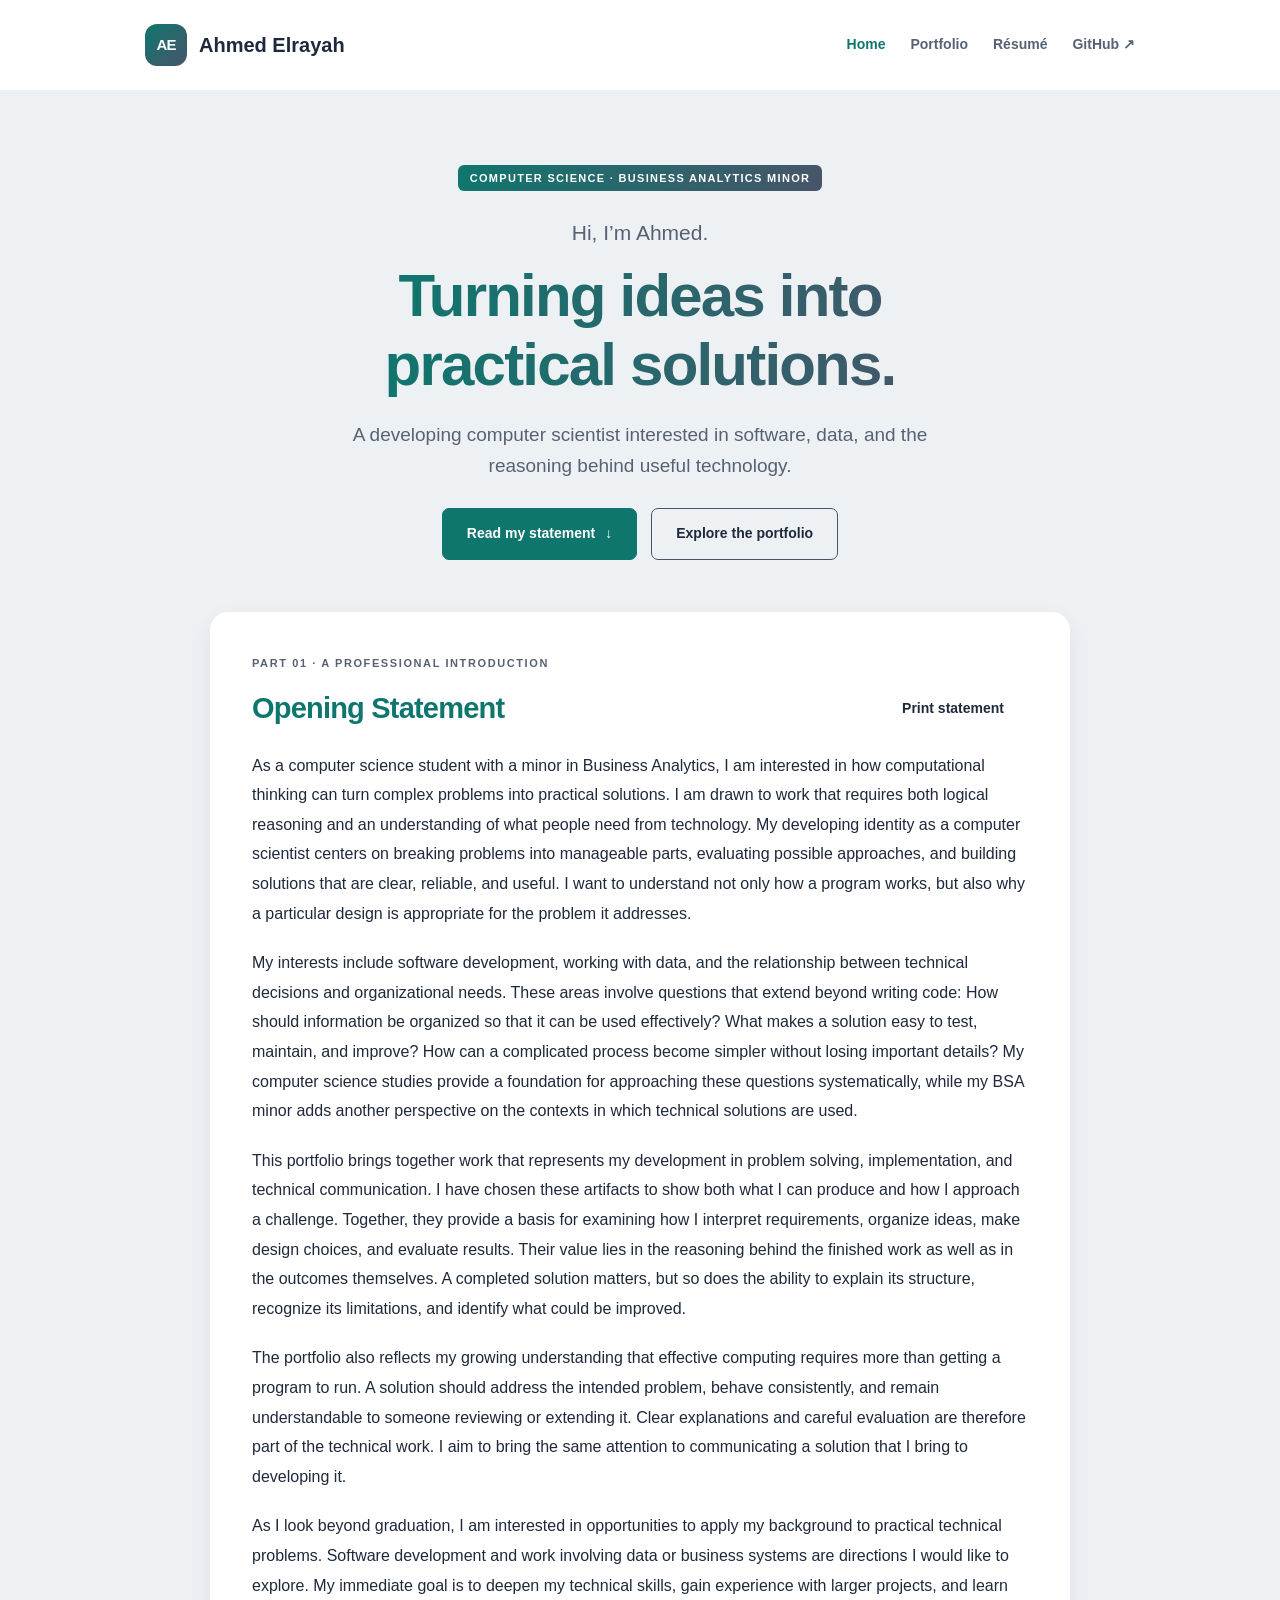
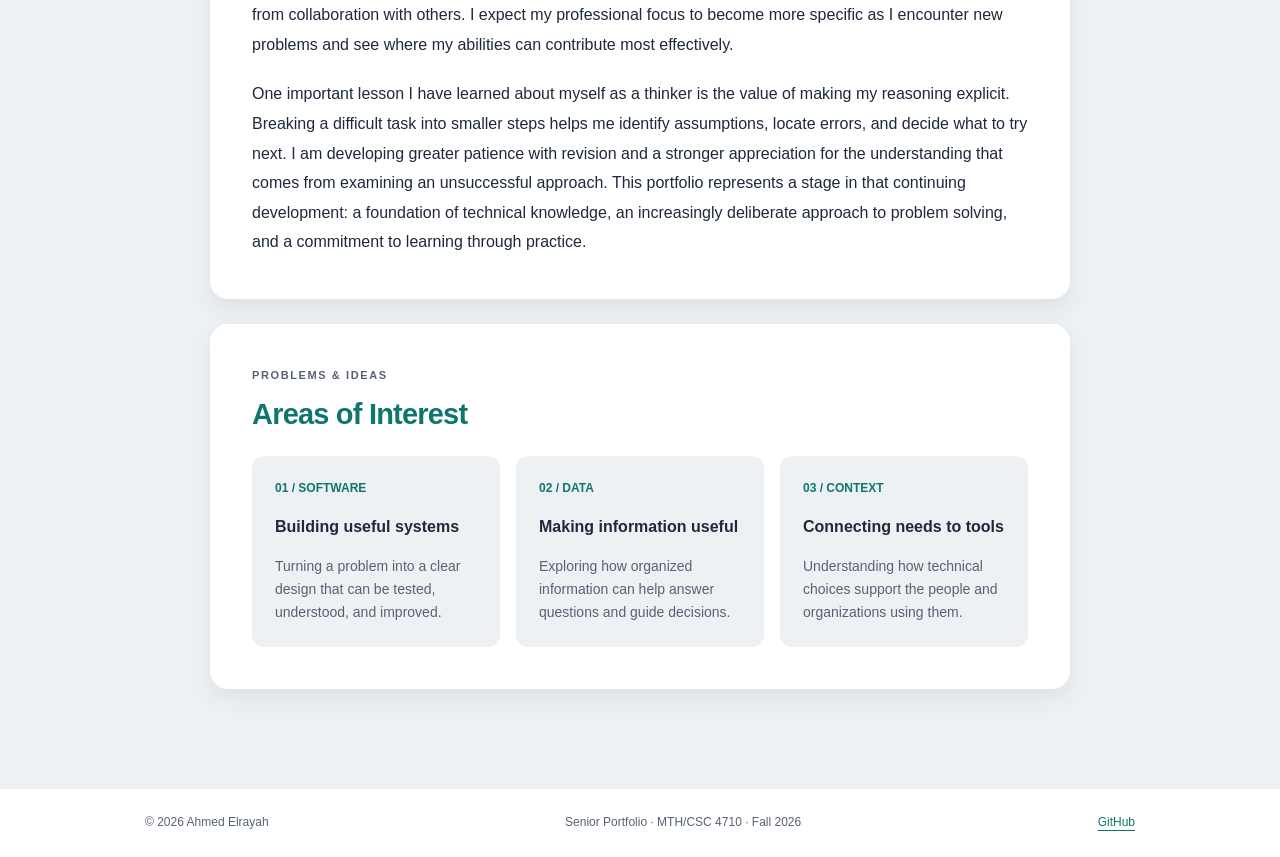
<file: index.html>
<!doctype html>
<html lang="en"><head><meta charset="utf-8"><meta name="viewport" content="width=device-width, initial-scale=1"><meta name="description" content="Ahmed Elrayah’s senior portfolio: computer science, a minor in Business Analytics, and a developing approach to practical problem solving."><meta name="theme-color" content="#0f766e"><title>Senior Portfolio | Ahmed Elrayah</title><link rel="stylesheet" href="styles.css?v=teal-2"><script src="site.js" defer></script></head>
<body><a class="skip" href="#main">Skip to content</a><header><nav class="nav" aria-label="Main navigation"><a class="brand" href="index.html"><span class="monogram" aria-hidden="true">AE</span><span>Ahmed Elrayah</span></a><button class="menu-toggle" aria-label="Toggle navigation" aria-controls="navigation" aria-expanded="false">☰</button><div class="navlinks" id="navigation"><a href="index.html" aria-current="page">Home</a><a href="projects.html">Portfolio</a><a href="resume.html">Résumé</a><a href="https://github.com/AhmedElrayah">GitHub ↗</a></div></nav></header><main id="main"><section class="intro" aria-labelledby="intro-title"><span class="badge">Computer Science · Business Analytics Minor</span><p class="eyebrow">Hi, I’m Ahmed.</p><h1 id="intro-title" class="gradient">Turning ideas into<br>practical solutions.</h1><p class="summary">A developing computer scientist interested in software, data, and the reasoning behind useful technology.</p><div class="actions"><a class="button" href="#statement">Read my statement <span aria-hidden="true">↓</span></a><a class="button secondary" href="projects.html">Explore the portfolio</a></div></section>
<section class="card statement" id="statement" aria-labelledby="statement-title"><div class="section-label">Part 01 · A professional introduction</div><div class="section-top"><h2 id="statement-title">Opening Statement</h2><button class="button secondary print-button" data-print-statement>Print statement</button></div><p>As a computer science student with a minor in Business Analytics, I am interested in how computational thinking can turn complex problems into practical solutions. I am drawn to work that requires both logical reasoning and an understanding of what people need from technology. My developing identity as a computer scientist centers on breaking problems into manageable parts, evaluating possible approaches, and building solutions that are clear, reliable, and useful. I want to understand not only how a program works, but also why a particular design is appropriate for the problem it addresses.</p><p>My interests include software development, working with data, and the relationship between technical decisions and organizational needs. These areas involve questions that extend beyond writing code: How should information be organized so that it can be used effectively? What makes a solution easy to test, maintain, and improve? How can a complicated process become simpler without losing important details? My computer science studies provide a foundation for approaching these questions systematically, while my BSA minor adds another perspective on the contexts in which technical solutions are used.</p><p>This portfolio brings together work that represents my development in problem solving, implementation, and technical communication. I have chosen these artifacts to show both what I can produce and how I approach a challenge. Together, they provide a basis for examining how I interpret requirements, organize ideas, make design choices, and evaluate results. Their value lies in the reasoning behind the finished work as well as in the outcomes themselves. A completed solution matters, but so does the ability to explain its structure, recognize its limitations, and identify what could be improved.</p><p>The portfolio also reflects my growing understanding that effective computing requires more than getting a program to run. A solution should address the intended problem, behave consistently, and remain understandable to someone reviewing or extending it. Clear explanations and careful evaluation are therefore part of the technical work. I aim to bring the same attention to communicating a solution that I bring to developing it.</p><p>As I look beyond graduation, I am interested in opportunities to apply my background to practical technical problems. Software development and work involving data or business systems are directions I would like to explore. My immediate goal is to deepen my technical skills, gain experience with larger projects, and learn from collaboration with others. I expect my professional focus to become more specific as I encounter new problems and see where my abilities can contribute most effectively.</p><p>One important lesson I have learned about myself as a thinker is the value of making my reasoning explicit. Breaking a difficult task into smaller steps helps me identify assumptions, locate errors, and decide what to try next. I am developing greater patience with revision and a stronger appreciation for the understanding that comes from examining an unsuccessful approach. This portfolio represents a stage in that continuing development: a foundation of technical knowledge, an increasingly deliberate approach to problem solving, and a commitment to learning through practice.</p></section>
<section class="card" aria-labelledby="focus-title"><div class="section-label">Problems &amp; ideas</div><h2 id="focus-title">Areas of Interest</h2><div class="focus-grid"><div class="focus-item"><span class="index">01 / SOFTWARE</span><h3>Building useful systems</h3><p>Turning a problem into a clear design that can be tested, understood, and improved.</p></div><div class="focus-item"><span class="index">02 / DATA</span><h3>Making information useful</h3><p>Exploring how organized information can help answer questions and guide decisions.</p></div><div class="focus-item"><span class="index">03 / CONTEXT</span><h3>Connecting needs to tools</h3><p>Understanding how technical choices support the people and organizations using them.</p></div></div></section></main><footer><div class="footer-inner"><span>© 2026 Ahmed Elrayah</span><span>Senior Portfolio · MTH/CSC 4710 · Fall 2026</span><a href="https://github.com/AhmedElrayah">GitHub</a></div></footer></body></html>
</file>
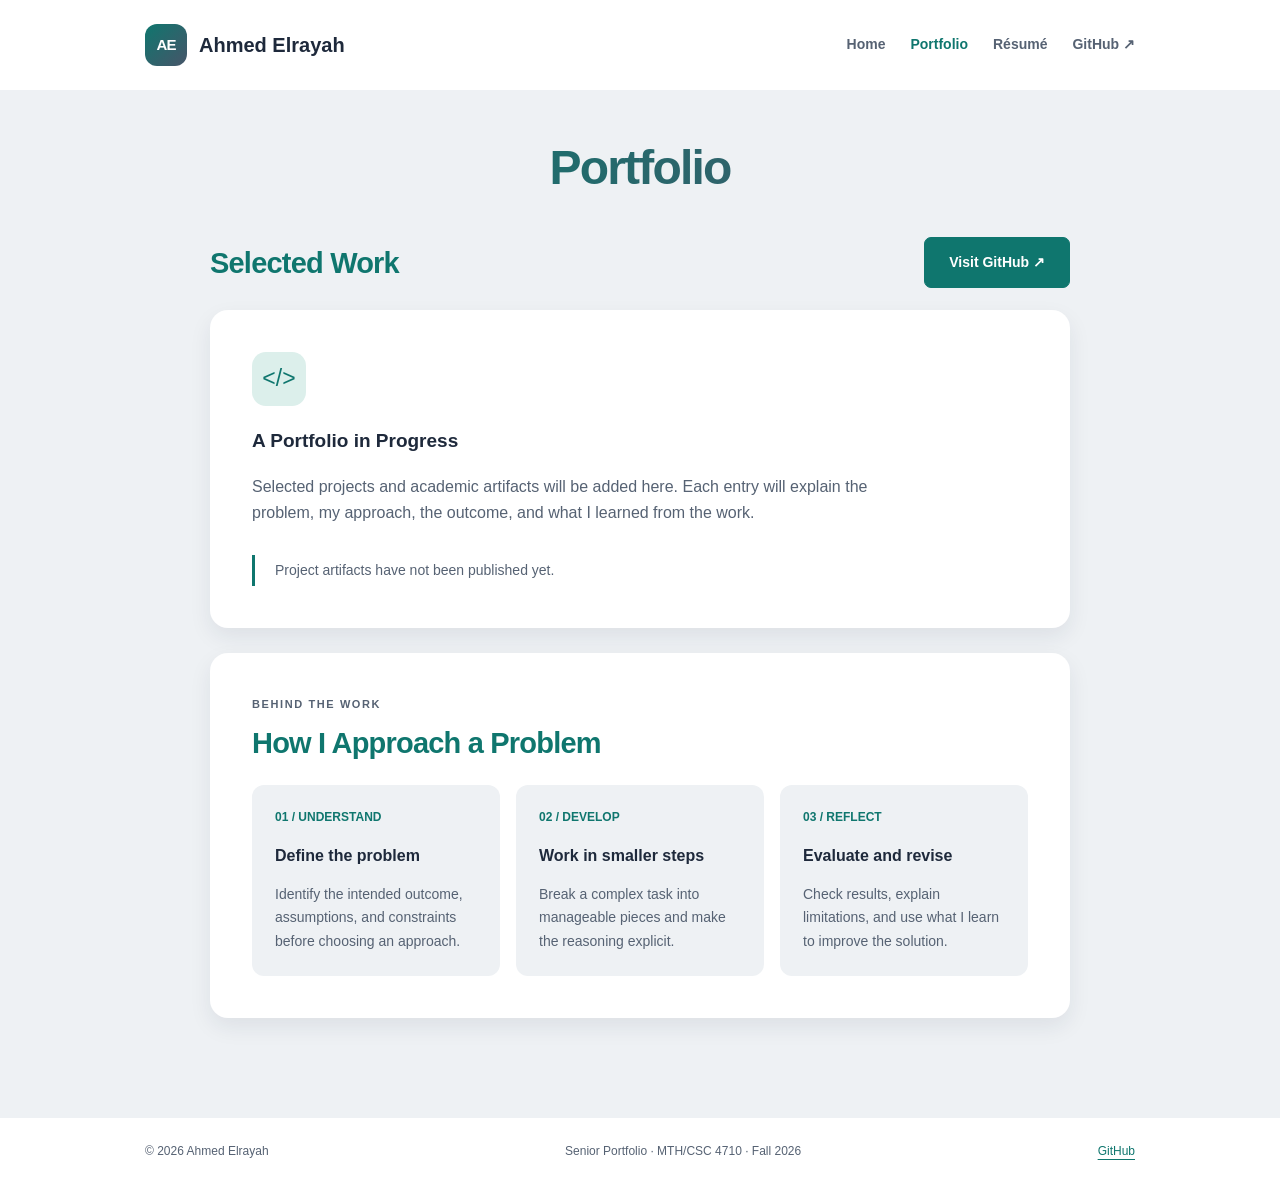
<file: projects.html>
<!doctype html>
<html lang="en"><head><meta charset="utf-8"><meta name="viewport" content="width=device-width, initial-scale=1"><meta name="description" content="Ahmed Elrayah’s senior portfolio: computer science, a minor in Business Analytics, and a developing approach to practical problem solving."><meta name="theme-color" content="#0f766e"><title>Portfolio | Ahmed Elrayah</title><link rel="stylesheet" href="styles.css?v=teal-2"><script src="site.js" defer></script></head>
<body><a class="skip" href="#main">Skip to content</a><header><nav class="nav" aria-label="Main navigation"><a class="brand" href="index.html"><span class="monogram" aria-hidden="true">AE</span><span>Ahmed Elrayah</span></a><button class="menu-toggle" aria-label="Toggle navigation" aria-controls="navigation" aria-expanded="false">☰</button><div class="navlinks" id="navigation"><a href="index.html">Home</a><a href="projects.html" aria-current="page">Portfolio</a><a href="resume.html">Résumé</a><a href="https://github.com/AhmedElrayah">GitHub ↗</a></div></nav></header><main id="main"><h1 class="page-title gradient">Portfolio</h1><div class="section-top"><h2>Selected Work</h2><a class="button" href="https://github.com/AhmedElrayah">Visit GitHub ↗</a></div><section class="card" aria-labelledby="work-title"><div class="empty-icon" aria-hidden="true">&lt;/&gt;</div><h3 id="work-title">A Portfolio in Progress</h3><p class="muted project-note">Selected projects and academic artifacts will be added here. Each entry will explain the problem, my approach, the outcome, and what I learned from the work.</p><p class="notice">Project artifacts have not been published yet.</p></section><section class="card" aria-labelledby="approach-title"><div class="section-label">Behind the work</div><h2 id="approach-title">How I Approach a Problem</h2><div class="focus-grid"><div class="focus-item"><span class="index">01 / UNDERSTAND</span><h3>Define the problem</h3><p>Identify the intended outcome, assumptions, and constraints before choosing an approach.</p></div><div class="focus-item"><span class="index">02 / DEVELOP</span><h3>Work in smaller steps</h3><p>Break a complex task into manageable pieces and make the reasoning explicit.</p></div><div class="focus-item"><span class="index">03 / REFLECT</span><h3>Evaluate and revise</h3><p>Check results, explain limitations, and use what I learn to improve the solution.</p></div></div></section></main><footer><div class="footer-inner"><span>© 2026 Ahmed Elrayah</span><span>Senior Portfolio · MTH/CSC 4710 · Fall 2026</span><a href="https://github.com/AhmedElrayah">GitHub</a></div></footer></body></html>
</file>
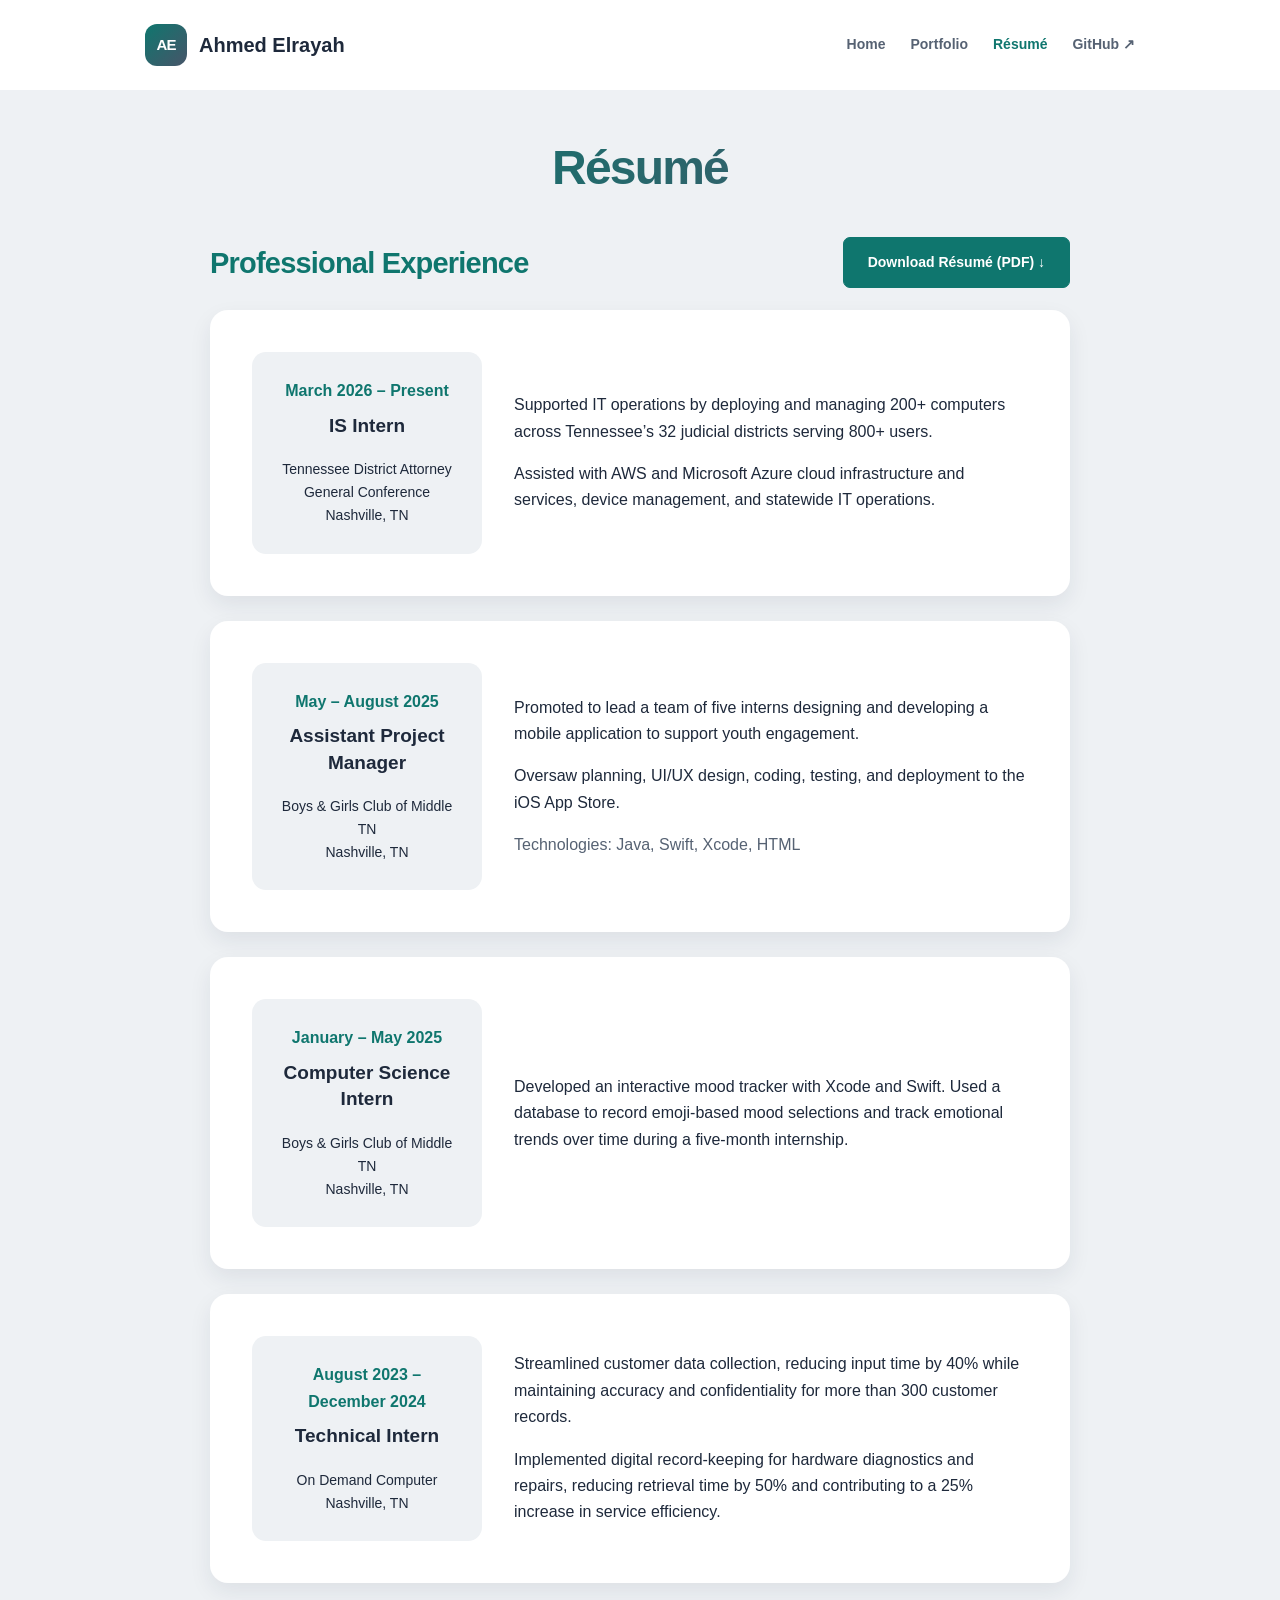
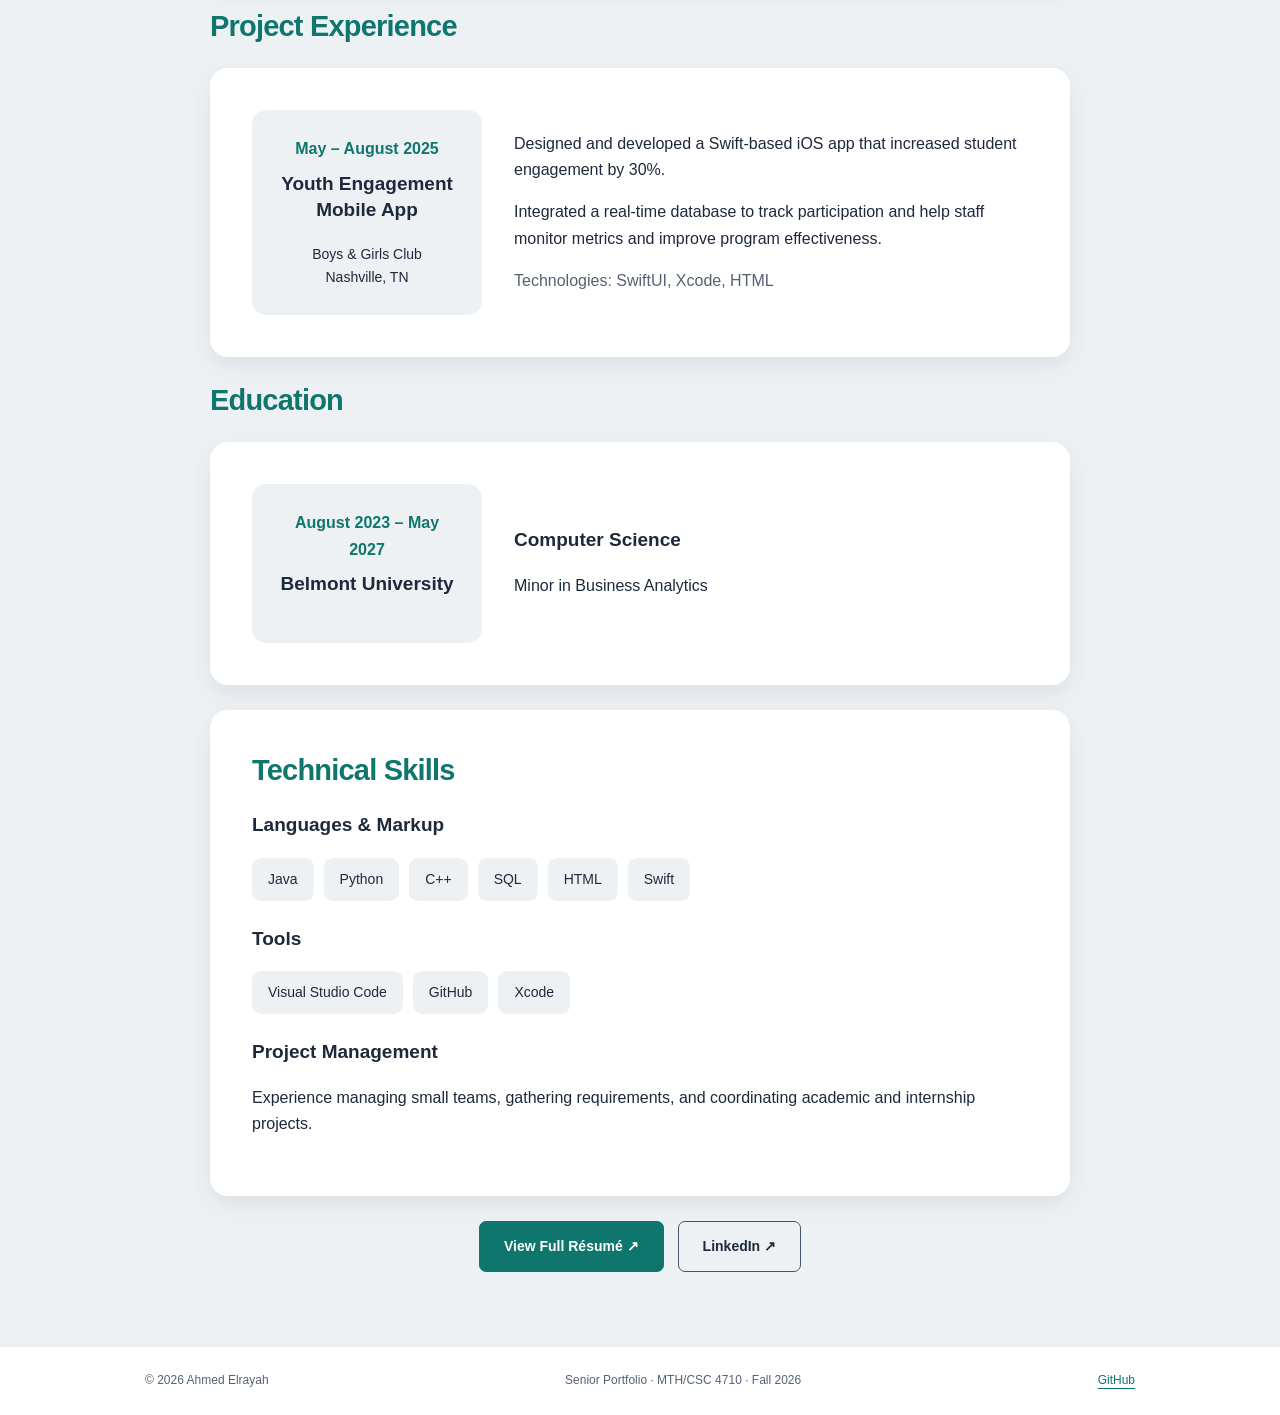
<file: resume.html>
<!doctype html>
<html lang="en"><head><meta charset="utf-8"><meta name="viewport" content="width=device-width, initial-scale=1"><meta name="description" content="Ahmed Elrayah’s senior portfolio: computer science, a minor in Business Analytics, and a developing approach to practical problem solving."><meta name="theme-color" content="#0f766e"><title>Résumé | Ahmed Elrayah</title><link rel="stylesheet" href="styles.css?v=teal-2"><script src="site.js" defer></script></head>
<body><a class="skip" href="#main">Skip to content</a><header><nav class="nav" aria-label="Main navigation"><a class="brand" href="index.html"><span class="monogram" aria-hidden="true">AE</span><span>Ahmed Elrayah</span></a><button class="menu-toggle" aria-label="Toggle navigation" aria-controls="navigation" aria-expanded="false">☰</button><div class="navlinks" id="navigation"><a href="index.html">Home</a><a href="projects.html">Portfolio</a><a href="resume.html" aria-current="page">Résumé</a><a href="https://github.com/AhmedElrayah">GitHub ↗</a></div></nav></header><main id="main"><h1 class="page-title gradient">Résumé</h1><div class="section-top"><h2>Professional Experience</h2><a class="button" href="Ahmed-Elrayah-Resume.pdf" download>Download Résumé (PDF) ↓</a></div><article class="card resume-row"><div class="inset"><strong>March 2026 – Present</strong><h3>IS Intern</h3><span>Tennessee District Attorney General Conference</span><span>Nashville, TN</span></div><div><p>Supported IT operations by deploying and managing 200+ computers across Tennessee’s 32 judicial districts serving 800+ users.</p><p>Assisted with AWS and Microsoft Azure cloud infrastructure and services, device management, and statewide IT operations.</p></div></article><article class="card resume-row"><div class="inset"><strong>May – August 2025</strong><h3>Assistant Project Manager</h3><span>Boys &amp; Girls Club of Middle TN</span><span>Nashville, TN</span></div><div><p>Promoted to lead a team of five interns designing and developing a mobile application to support youth engagement.</p><p>Oversaw planning, UI/UX design, coding, testing, and deployment to the iOS App Store.</p><p class="muted">Technologies: Java, Swift, Xcode, HTML</p></div></article><article class="card resume-row"><div class="inset"><strong>January – May 2025</strong><h3>Computer Science Intern</h3><span>Boys &amp; Girls Club of Middle TN</span><span>Nashville, TN</span></div><div><p>Developed an interactive mood tracker with Xcode and Swift. Used a database to record emoji-based mood selections and track emotional trends over time during a five-month internship.</p></div></article><article class="card resume-row"><div class="inset"><strong>August 2023 – December 2024</strong><h3>Technical Intern</h3><span>On Demand Computer</span><span>Nashville, TN</span></div><div><p>Streamlined customer data collection, reducing input time by 40% while maintaining accuracy and confidentiality for more than 300 customer records.</p><p>Implemented digital record-keeping for hardware diagnostics and repairs, reducing retrieval time by 50% and contributing to a 25% increase in service efficiency.</p></div></article><h2>Project Experience</h2><article class="card resume-row"><div class="inset"><strong>May – August 2025</strong><h3>Youth Engagement Mobile App</h3><span>Boys &amp; Girls Club</span><span>Nashville, TN</span></div><div><p>Designed and developed a Swift-based iOS app that increased student engagement by 30%.</p><p>Integrated a real-time database to track participation and help staff monitor metrics and improve program effectiveness.</p><p class="muted">Technologies: SwiftUI, Xcode, HTML</p></div></article><h2>Education</h2><section class="card resume-row"><div class="inset"><strong>August 2023 – May 2027</strong><h3>Belmont University</h3></div><div><h3>Computer Science</h3><p>Minor in Business Analytics</p></div></section><section class="card"><h2>Technical Skills</h2><h3>Languages &amp; Markup</h3><div class="pills"><span class="pill">Java</span><span class="pill">Python</span><span class="pill">C++</span><span class="pill">SQL</span><span class="pill">HTML</span><span class="pill">Swift</span></div><h3 style="margin-top:25px">Tools</h3><div class="pills"><span class="pill">Visual Studio Code</span><span class="pill">GitHub</span><span class="pill">Xcode</span></div><h3 style="margin-top:25px">Project Management</h3><p>Experience managing small teams, gathering requirements, and coordinating academic and internship projects.</p></section><div class="actions"><a class="button" href="Ahmed-Elrayah-Resume.pdf">View Full Résumé ↗</a><a class="button secondary" href="https://www.linkedin.com/in/AhmedElrayah">LinkedIn ↗</a></div></main><footer><div class="footer-inner"><span>© 2026 Ahmed Elrayah</span><span>Senior Portfolio · MTH/CSC 4710 · Fall 2026</span><a href="https://github.com/AhmedElrayah">GitHub</a></div></footer></body></html>
</file>
<file: styles.css>
:root{--accent:#0f766e;--accent-hover:#115e59;--gradient-end:#475569;--ink:#1e293b;--muted:#566273;--paper:#eef1f4;--white:#fff;--line:#d5dce3}*{box-sizing:border-box}html{scroll-behavior:smooth;scroll-padding-top:25px}body{margin:0;color:var(--ink);background:var(--paper);font-family:Arial,Helvetica,sans-serif;font-size:16px;line-height:1.65}a{color:var(--accent);text-underline-offset:4px}a:hover{color:var(--accent-hover)}a:focus-visible,button:focus-visible{outline:3px solid var(--gradient-end);outline-offset:5px}.skip{position:absolute;left:12px;top:-80px;background:white;padding:10px;z-index:10}.skip:focus{top:12px}header{background:white}.nav{max-width:1050px;padding:24px 30px;margin:auto;display:flex;align-items:center;justify-content:space-between;gap:20px}.brand{text-decoration:none;font-weight:800;font-size:20px;display:flex;align-items:center;gap:12px;color:var(--ink)}.monogram{display:grid;place-items:center;width:42px;height:42px;border-radius:12px;background:linear-gradient(135deg,var(--accent),var(--gradient-end));color:white;font-size:15px;letter-spacing:-1px}.navlinks{display:flex;gap:25px;align-items:center}.navlinks a{text-decoration:none;font-size:14px;font-weight:700;color:var(--muted)}.navlinks a[aria-current=page],.navlinks a:hover{color:var(--accent)}.menu-toggle{display:none;border:1px solid var(--line);border-radius:7px;background:white;padding:7px 12px;font:inherit;color:var(--ink)}main{max-width:920px;margin:auto;padding:50px 30px 75px}.gradient{background:linear-gradient(100deg,var(--accent) 15%,var(--gradient-end) 95%);color:var(--accent-hover);-webkit-background-clip:text;background-clip:text;-webkit-text-fill-color:transparent}h1,h2,h3,p{margin-top:0}h1{font-size:48px;line-height:1.15;letter-spacing:-1.8px;margin-bottom:18px}h2{font-size:29px;line-height:1.25;letter-spacing:-.8px;color:var(--accent)}h3{font-size:19px;line-height:1.4}.page-title{text-align:center;margin:0 0 42px}.intro{text-align:center;padding:24px 0 52px;max-width:730px;margin:auto}.badge{display:inline-block;background:linear-gradient(100deg,var(--accent),var(--gradient-end));color:white;border-radius:6px;padding:4px 12px;font-size:11px;letter-spacing:1.3px;font-weight:bold;text-transform:uppercase;margin-bottom:25px}.intro .eyebrow{font-size:21px;color:var(--muted);margin-bottom:10px}.intro h1{font-size:60px}.intro .summary{max-width:580px;margin:20px auto 27px;font-size:19px;color:var(--muted)}.actions{display:flex;justify-content:center;gap:14px;flex-wrap:wrap}.button{display:inline-flex;justify-content:center;align-items:center;gap:10px;border:1px solid var(--accent);background:var(--accent);color:white;text-decoration:none;border-radius:7px;padding:13px 24px;font-size:14px;font-weight:700}.button:hover{background:#115e59;color:white}.button.secondary{background:transparent;border-color:#475569;color:var(--ink)}.button.secondary:hover{background:#e2e8ed}.card{background:white;border-radius:18px;padding:42px;margin-bottom:25px;box-shadow:0 9px 22px #1e293b14}.section-label{font-size:11px;font-weight:bold;text-transform:uppercase;letter-spacing:1.6px;color:var(--muted);margin-bottom:12px}.statement p{line-height:1.85;margin-bottom:20px}.statement p:last-child{margin-bottom:0}.section-top{display:flex;align-items:center;justify-content:space-between;gap:18px;margin:15px 0 22px}.section-top h2{margin:0}.muted{color:var(--muted)}.focus-grid{display:grid;grid-template-columns:repeat(3,1fr);gap:16px}.focus-item{background:#eef1f4;padding:23px;border-radius:12px}.focus-item p{font-size:14px;margin:0;color:var(--muted)}.focus-item h3{font-size:16px}.index{color:var(--accent);font-size:12px;font-weight:bold;display:block;margin-bottom:17px}.resume-row{display:grid;grid-template-columns:230px 1fr;gap:32px;align-items:center}.inset{background:var(--paper);border-radius:14px;padding:26px;text-align:center}.inset strong{display:block;color:var(--accent);margin-bottom:8px}.inset span{display:block;font-size:14px}.resume-row p{margin:0}.pills{display:flex;flex-wrap:wrap;gap:10px}.pill{background:var(--paper);border-radius:9px;padding:10px 16px;font-size:14px}.notice{border-left:3px solid var(--accent);padding:4px 0 4px 20px;margin:28px 0 0;font-size:14px;color:var(--muted)}footer{background:white;padding:24px 30px}.footer-inner{max-width:990px;margin:auto;display:flex;justify-content:space-between;gap:15px;color:var(--muted);font-size:12px}.empty-icon{width:54px;height:54px;display:grid;place-items:center;background:#dcefeb;color:var(--accent);border-radius:14px;font-size:23px;margin-bottom:22px}.project-note{max-width:620px}.print-button{border:0;cursor:pointer;font-family:inherit}body.print-statement header,body.print-statement footer{display:none}@media(max-width:700px){.nav{padding:18px 22px;flex-wrap:wrap}.menu-toggle{display:block}.navlinks{display:none;width:100%;flex-direction:column;align-items:flex-start;gap:16px;padding:12px 0}.navlinks.open{display:flex}main{padding:36px 22px 50px}.intro{padding:10px 0 36px}.intro h1{font-size:43px}h1{font-size:39px}.intro .summary{font-size:17px}.card{padding:27px;border-radius:15px}.focus-grid{grid-template-columns:1fr}.resume-row{grid-template-columns:1fr;gap:22px}.section-top{align-items:flex-start;flex-direction:column}h2{font-size:25px}.footer-inner{flex-direction:column;gap:7px}}@media(prefers-reduced-motion:reduce){html{scroll-behavior:auto}}@media print{header,footer,.intro,.no-print,.section-top .button{display:none!important}body{background:white;font-size:11pt;color:black}main{max-width:none;padding:0}.card{padding:0;box-shadow:none;border-radius:0;margin-bottom:22px}.gradient{-webkit-text-fill-color:black;background:none;color:black}.statement h2{color:black}body.print-statement main>*:not(.statement){display:none}h1{font-size:26pt}.statement p{line-height:1.5}a{color:black}.resume-row{break-inside:avoid}@page{margin:.7in}}

.resume-row p + p{margin-top:16px}
</file>
